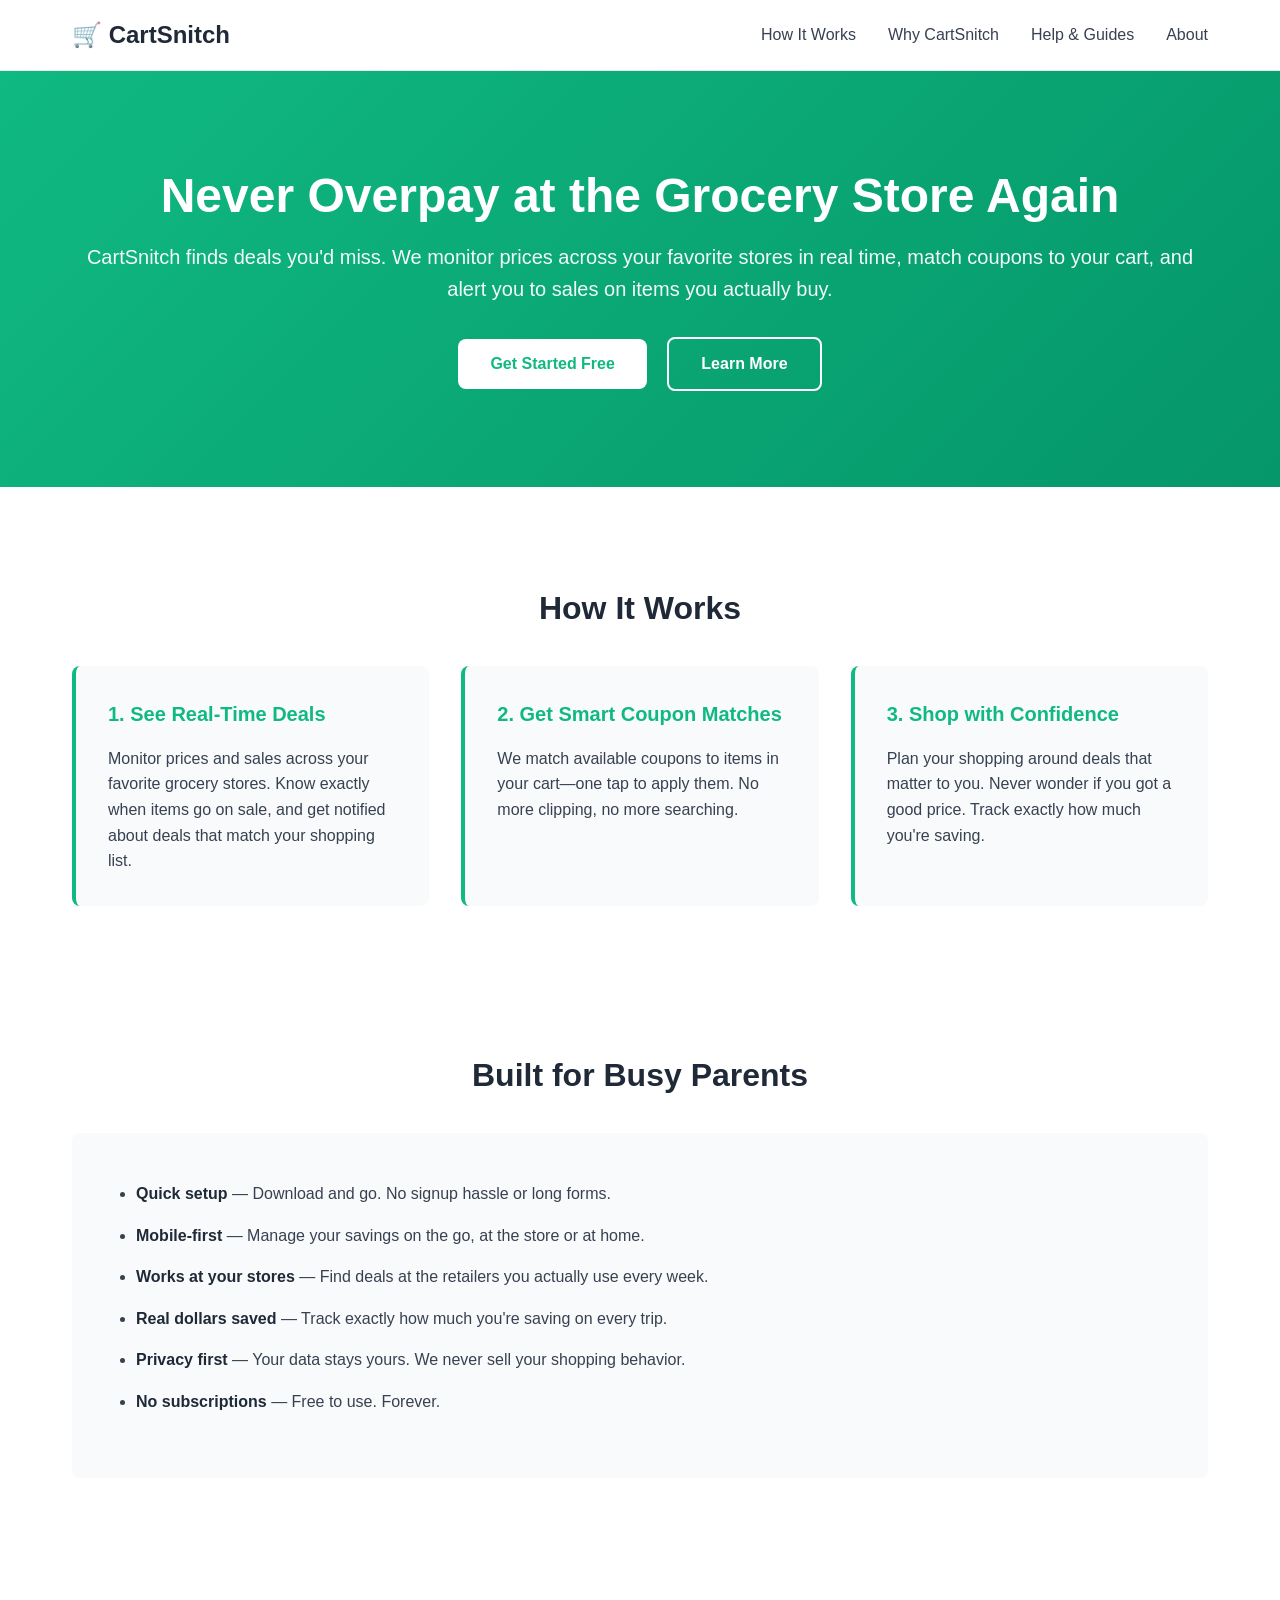
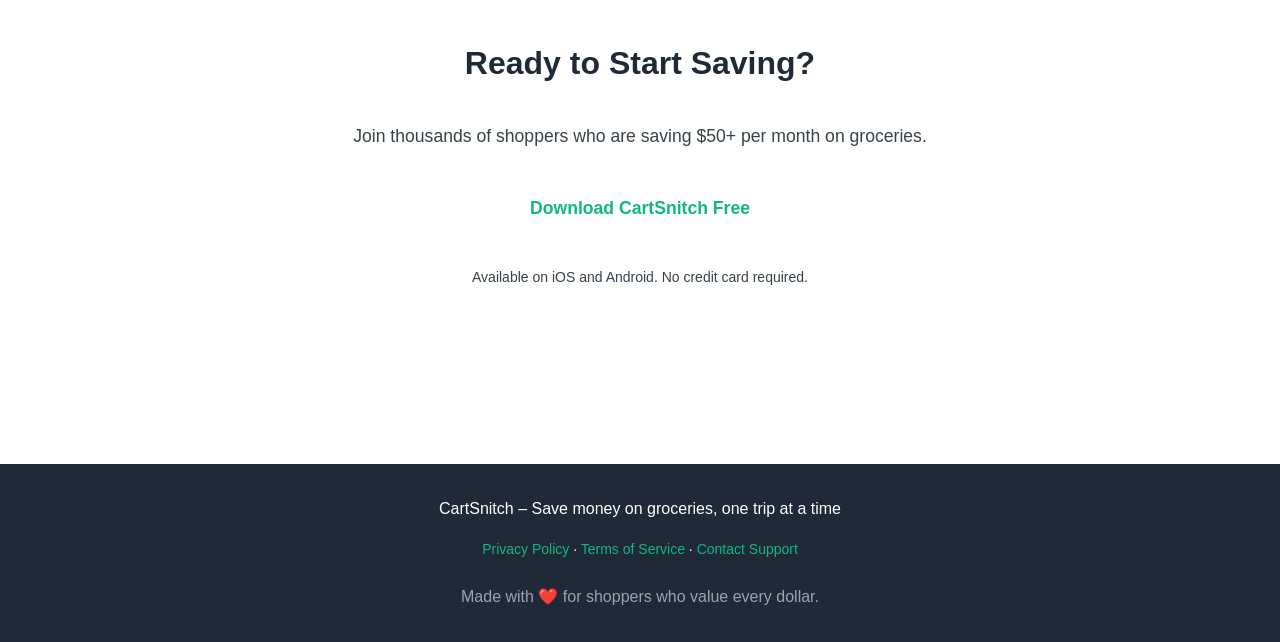
<file: index.html>
<!DOCTYPE html>
<html lang="en">
<head>
  <meta charset="UTF-8">
  <meta name="viewport" content="width=device-width, initial-scale=1.0">
  <title>CartSnitch – Save Money on Groceries</title>
  <meta name="description" content="Never overpay at the grocery store again. CartSnitch finds deals you'd miss and matches coupons to your cart.">
  <link rel="stylesheet" href="/css/style.css">
</head>
<body>
  <header>
    <nav>
      <a href="/" class="logo">🛒 CartSnitch</a>
      <ul class="nav-links">
        <li><a href="#how-it-works">How It Works</a></li>
        <li><a href="#why-cartsnitch">Why CartSnitch</a></li>
        <li><a href="/docs/">Help & Guides</a></li>
        <li><a href="/about/">About</a></li>
      </ul>
    </nav>
  </header>

  <main>
    <!-- Hero Section -->
    <section class="hero">
      <div class="container">
        <h1>Never Overpay at the Grocery Store Again</h1>
        <p>CartSnitch finds deals you'd miss. We monitor prices across your favorite stores in real time, match coupons to your cart, and alert you to sales on items you actually buy.</p>
        <div>
          <a href="#get-started" class="cta-button">Get Started Free</a>
          <a href="/docs/" class="cta-button secondary">Learn More</a>
        </div>
      </div>
    </section>

    <!-- How It Works Section -->
    <section id="how-it-works">
      <div class="container">
        <h2>How It Works</h2>
        <div class="features">
          <div class="feature">
            <h3>1. See Real-Time Deals</h3>
            <p>Monitor prices and sales across your favorite grocery stores. Know exactly when items go on sale, and get notified about deals that match your shopping list.</p>
          </div>
          <div class="feature">
            <h3>2. Get Smart Coupon Matches</h3>
            <p>We match available coupons to items in your cart—one tap to apply them. No more clipping, no more searching.</p>
          </div>
          <div class="feature">
            <h3>3. Shop with Confidence</h3>
            <p>Plan your shopping around deals that matter to you. Never wonder if you got a good price. Track exactly how much you're saving.</p>
          </div>
        </div>
      </div>
    </section>

    <!-- Why CartSnitch Section -->
    <section id="why-cartsnitch">
      <div class="container">
        <h2>Built for Busy Parents</h2>
        <div class="benefits">
          <ul>
            <li><strong>Quick setup</strong> — Download and go. No signup hassle or long forms.</li>
            <li><strong>Mobile-first</strong> — Manage your savings on the go, at the store or at home.</li>
            <li><strong>Works at your stores</strong> — Find deals at the retailers you actually use every week.</li>
            <li><strong>Real dollars saved</strong> — Track exactly how much you're saving on every trip.</li>
            <li><strong>Privacy first</strong> — Your data stays yours. We never sell your shopping behavior.</li>
            <li><strong>No subscriptions</strong> — Free to use. Forever.</li>
          </ul>
        </div>
      </div>
    </section>

    <!-- Get Started Section -->
    <section id="get-started">
      <div class="container" style="text-align: center; padding: 4rem 2rem;">
        <h2>Ready to Start Saving?</h2>
        <p style="font-size: 1.1rem; margin-bottom: 2rem;">Join thousands of shoppers who are saving $50+ per month on groceries.</p>
        <a href="#download" class="cta-button" style="font-size: 1.1rem;">Download CartSnitch Free</a>
        <p style="margin-top: 2rem; font-size: 0.875rem; color: var(--text);">
          Available on iOS and Android. No credit card required.
        </p>
      </div>
    </section>
  </main>

  <footer>
    <div class="container">
      <p>CartSnitch – Save money on groceries, one trip at a time</p>
      <p style="margin-top: 1rem; font-size: 0.875rem;">
        <a href="/docs/privacy/">Privacy Policy</a> · 
        <a href="/docs/terms/">Terms of Service</a> · 
        <a href="mailto:support@cartsnitch.com">Contact Support</a>
      </p>
      <p style="margin-top: 1.5rem; color: #9ca3af;">Made with ❤️ for shoppers who value every dollar.</p>
    </div>
  </footer>
</body>
</html>
</file>
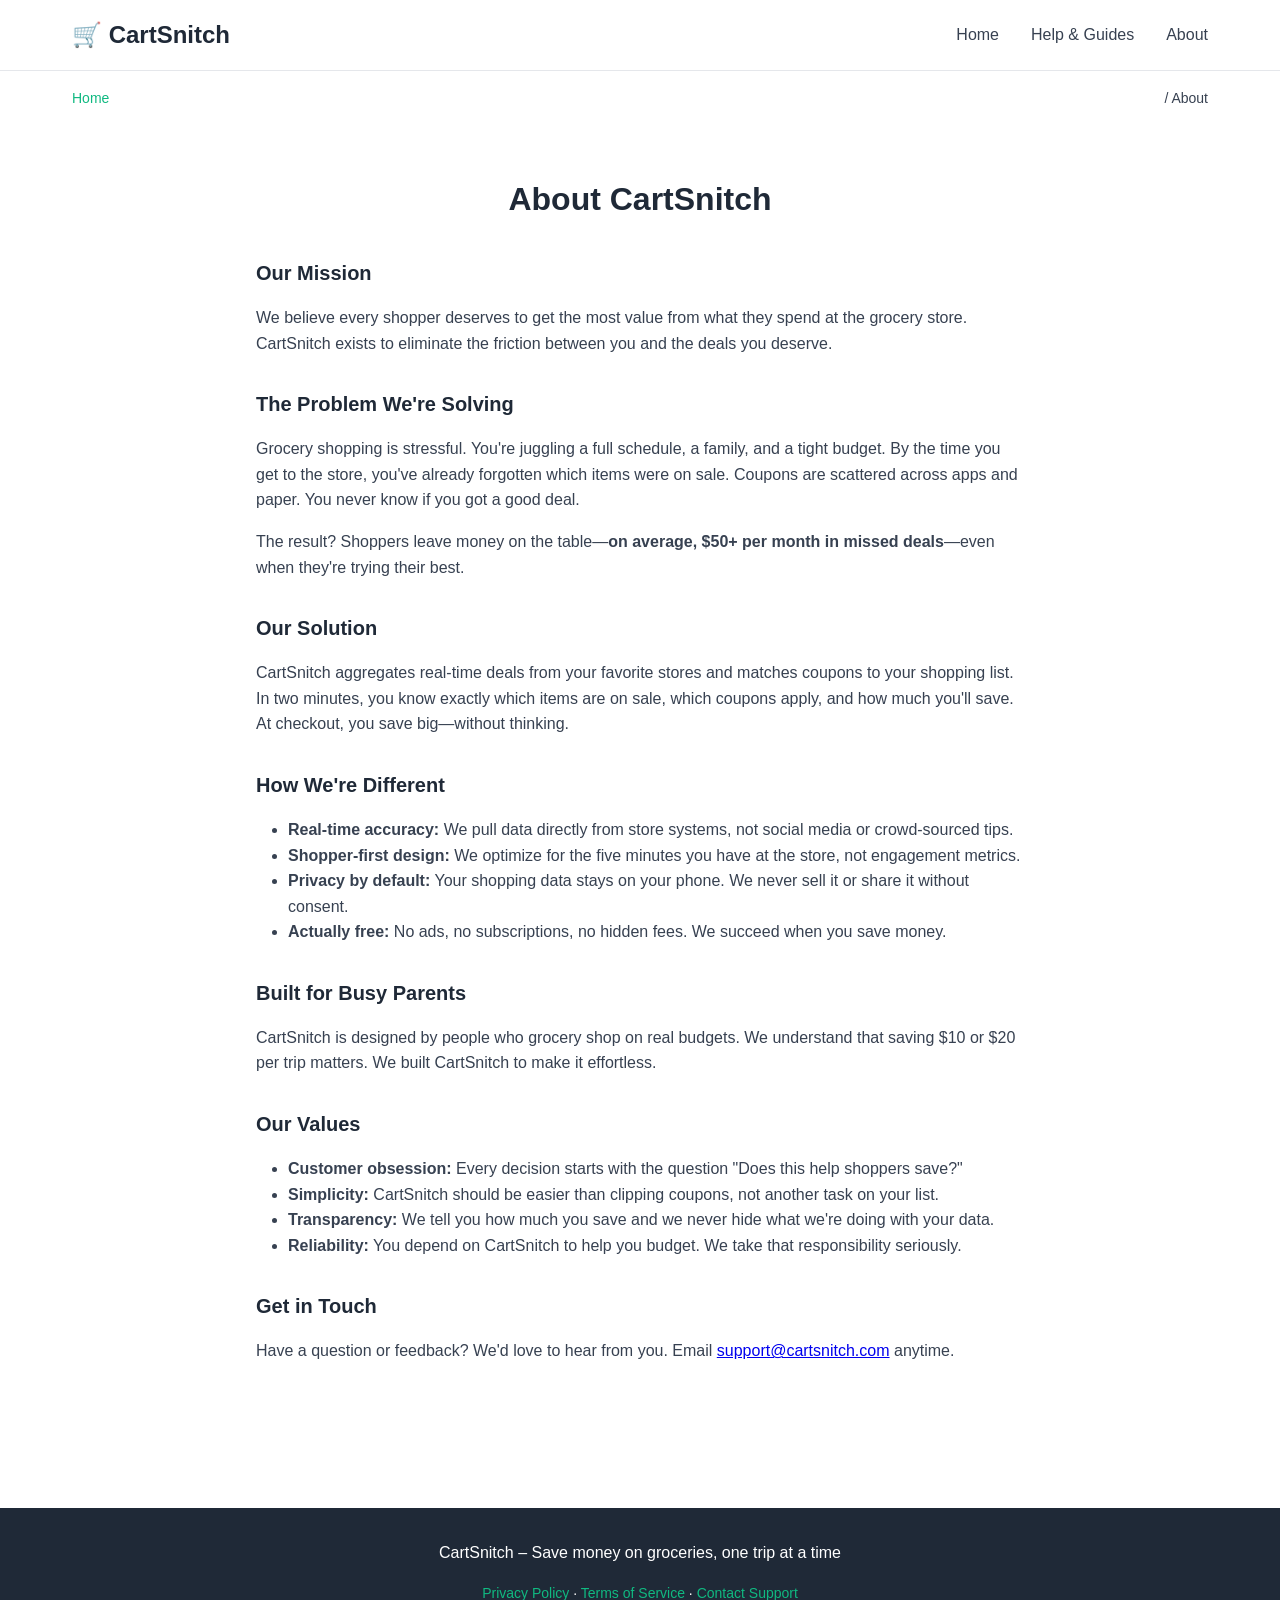
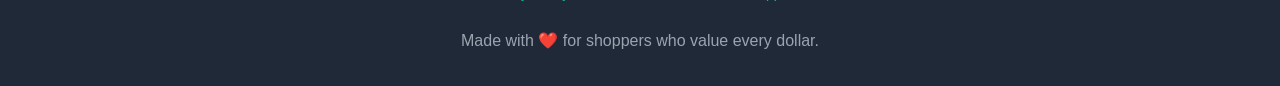
<file: about/index.html>
<!DOCTYPE html>
<html lang="en">
<head>
  <meta charset="UTF-8">
  <meta name="viewport" content="width=device-width, initial-scale=1.0">
  <title>About CartSnitch</title>
  <link rel="stylesheet" href="/css/style.css">
</head>
<body>
  <header>
    <nav>
      <a href="/" class="logo">🛒 CartSnitch</a>
      <ul class="nav-links">
        <li><a href="/">Home</a></li>
        <li><a href="/docs/">Help & Guides</a></li>
        <li><a href="/about/">About</a></li>
      </ul>
    </nav>
  </header>

  <main>
    <div class="container">
      <nav class="breadcrumb">
        <a href="/">Home</a> / About
      </nav>

      <section style="padding: 3rem 2rem;">
        <h2>About CartSnitch</h2>
        
        <div class="doc-content">
          <h3>Our Mission</h3>
          <p>We believe every shopper deserves to get the most value from what they spend at the grocery store. CartSnitch exists to eliminate the friction between you and the deals you deserve.</p>

          <h3>The Problem We're Solving</h3>
          <p>Grocery shopping is stressful. You're juggling a full schedule, a family, and a tight budget. By the time you get to the store, you've already forgotten which items were on sale. Coupons are scattered across apps and paper. You never know if you got a good deal.</p>
          <p>The result? Shoppers leave money on the table—<strong>on average, $50+ per month in missed deals</strong>—even when they're trying their best.</p>

          <h3>Our Solution</h3>
          <p>CartSnitch aggregates real-time deals from your favorite stores and matches coupons to your shopping list. In two minutes, you know exactly which items are on sale, which coupons apply, and how much you'll save. At checkout, you save big—without thinking.</p>

          <h3>How We're Different</h3>
          <ul style="margin-left: 2rem;">
            <li><strong>Real-time accuracy:</strong> We pull data directly from store systems, not social media or crowd-sourced tips.</li>
            <li><strong>Shopper-first design:</strong> We optimize for the five minutes you have at the store, not engagement metrics.</li>
            <li><strong>Privacy by default:</strong> Your shopping data stays on your phone. We never sell it or share it without consent.</li>
            <li><strong>Actually free:</strong> No ads, no subscriptions, no hidden fees. We succeed when you save money.</li>
          </ul>

          <h3>Built for Busy Parents</h3>
          <p>CartSnitch is designed by people who grocery shop on real budgets. We understand that saving $10 or $20 per trip matters. We built CartSnitch to make it effortless.</p>

          <h3>Our Values</h3>
          <ul style="margin-left: 2rem;">
            <li><strong>Customer obsession:</strong> Every decision starts with the question "Does this help shoppers save?"</li>
            <li><strong>Simplicity:</strong> CartSnitch should be easier than clipping coupons, not another task on your list.</li>
            <li><strong>Transparency:</strong> We tell you how much you save and we never hide what we're doing with your data.</li>
            <li><strong>Reliability:</strong> You depend on CartSnitch to help you budget. We take that responsibility seriously.</li>
          </ul>

          <h3>Get in Touch</h3>
          <p>Have a question or feedback? We'd love to hear from you. Email <a href="mailto:support@cartsnitch.com">support@cartsnitch.com</a> anytime.</p>
        </div>
      </section>
    </div>
  </main>

  <footer>
    <div class="container">
      <p>CartSnitch – Save money on groceries, one trip at a time</p>
      <p style="margin-top: 1rem; font-size: 0.875rem;">
        <a href="/docs/privacy/">Privacy Policy</a> · 
        <a href="/docs/terms/">Terms of Service</a> · 
        <a href="mailto:support@cartsnitch.com">Contact Support</a>
      </p>
      <p style="margin-top: 1.5rem; color: #9ca3af;">Made with ❤️ for shoppers who value every dollar.</p>
    </div>
  </footer>
</body>
</html>
</file>
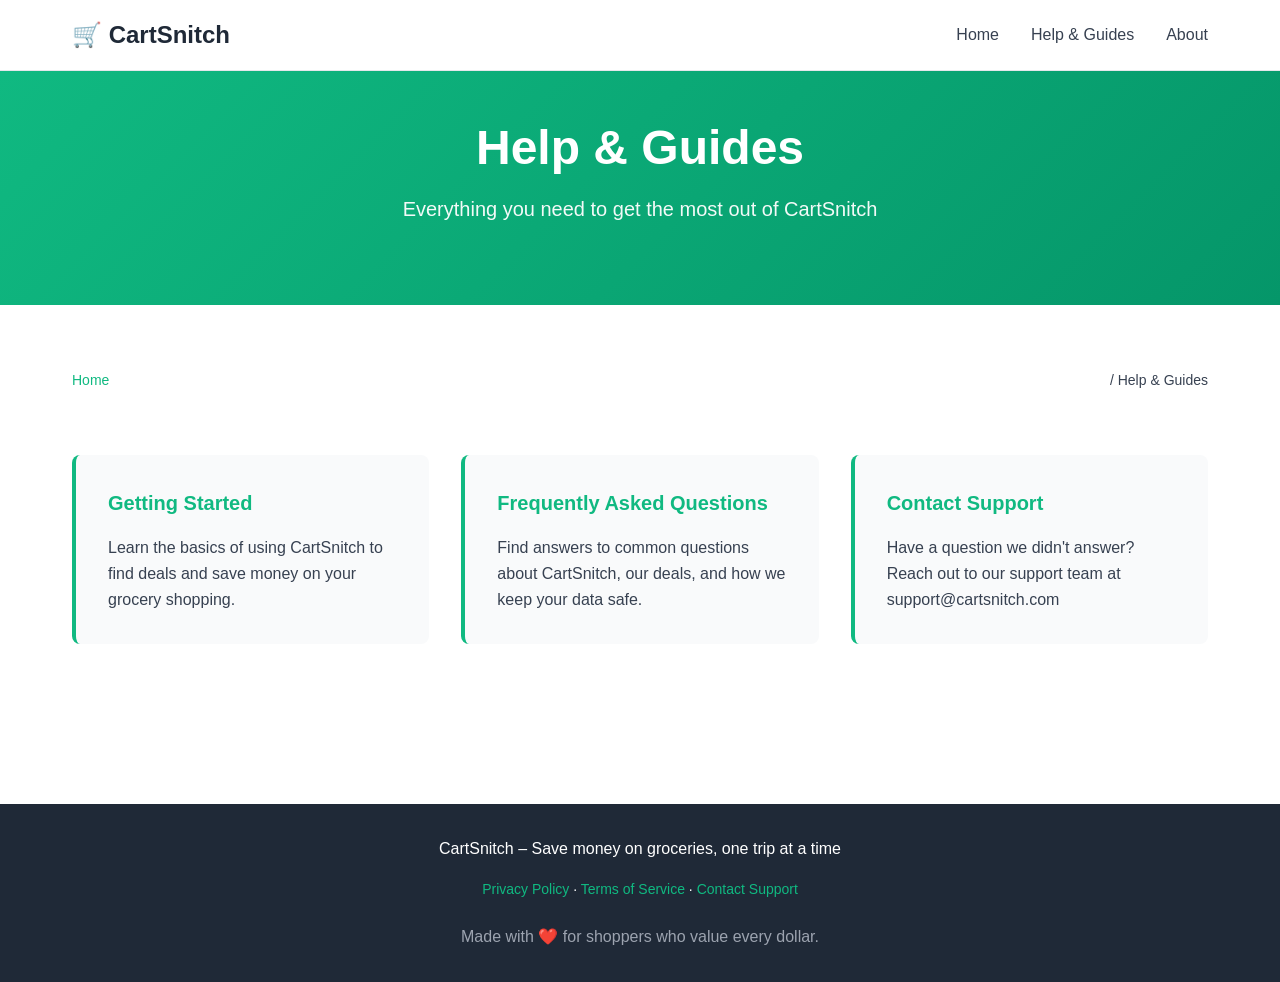
<file: docs/index.html>
<!DOCTYPE html>
<html lang="en">
<head>
  <meta charset="UTF-8">
  <meta name="viewport" content="width=device-width, initial-scale=1.0">
  <title>Help & Guides – CartSnitch</title>
  <meta name="description" content="Learn how to use CartSnitch to find deals and save money on groceries.">
  <link rel="stylesheet" href="/css/style.css">
</head>
<body>
  <header>
    <nav>
      <a href="/" class="logo">🛒 CartSnitch</a>
      <ul class="nav-links">
        <li><a href="/">Home</a></li>
        <li><a href="/docs/">Help & Guides</a></li>
        <li><a href="/about/">About</a></li>
      </ul>
    </nav>
  </header>

  <main>
    <section class="hero" style="background: linear-gradient(135deg, #10b981 0%, #059669 100%); padding: 3rem 2rem;">
      <div class="container">
        <h1>Help & Guides</h1>
        <p>Everything you need to get the most out of CartSnitch</p>
      </div>
    </section>

    <div class="container">
      <nav class="breadcrumb">
        <a href="/">Home</a> / Help & Guides
      </nav>

      <section style="padding: 3rem 0;">
        <div class="features">
          <a href="/docs/getting-started.html" style="text-decoration: none; color: inherit;">
            <div class="feature" style="cursor: pointer; transition: all 0.2s;">
              <h3>Getting Started</h3>
              <p>Learn the basics of using CartSnitch to find deals and save money on your grocery shopping.</p>
            </div>
          </a>
          
          <a href="/docs/faq.html" style="text-decoration: none; color: inherit;">
            <div class="feature" style="cursor: pointer; transition: all 0.2s;">
              <h3>Frequently Asked Questions</h3>
              <p>Find answers to common questions about CartSnitch, our deals, and how we keep your data safe.</p>
            </div>
          </a>
          
          <a href="mailto:support@cartsnitch.com" style="text-decoration: none; color: inherit;">
            <div class="feature" style="cursor: pointer; transition: all 0.2s;">
              <h3>Contact Support</h3>
              <p>Have a question we didn't answer? Reach out to our support team at support@cartsnitch.com</p>
            </div>
          </a>
        </div>
      </section>
    </div>
  </main>

  <footer>
    <div class="container">
      <p>CartSnitch – Save money on groceries, one trip at a time</p>
      <p style="margin-top: 1rem; font-size: 0.875rem;">
        <a href="/docs/privacy/">Privacy Policy</a> · 
        <a href="/docs/terms/">Terms of Service</a> · 
        <a href="mailto:support@cartsnitch.com">Contact Support</a>
      </p>
      <p style="margin-top: 1.5rem; color: #9ca3af;">Made with ❤️ for shoppers who value every dollar.</p>
    </div>
  </footer>
</body>
</html>
</file>
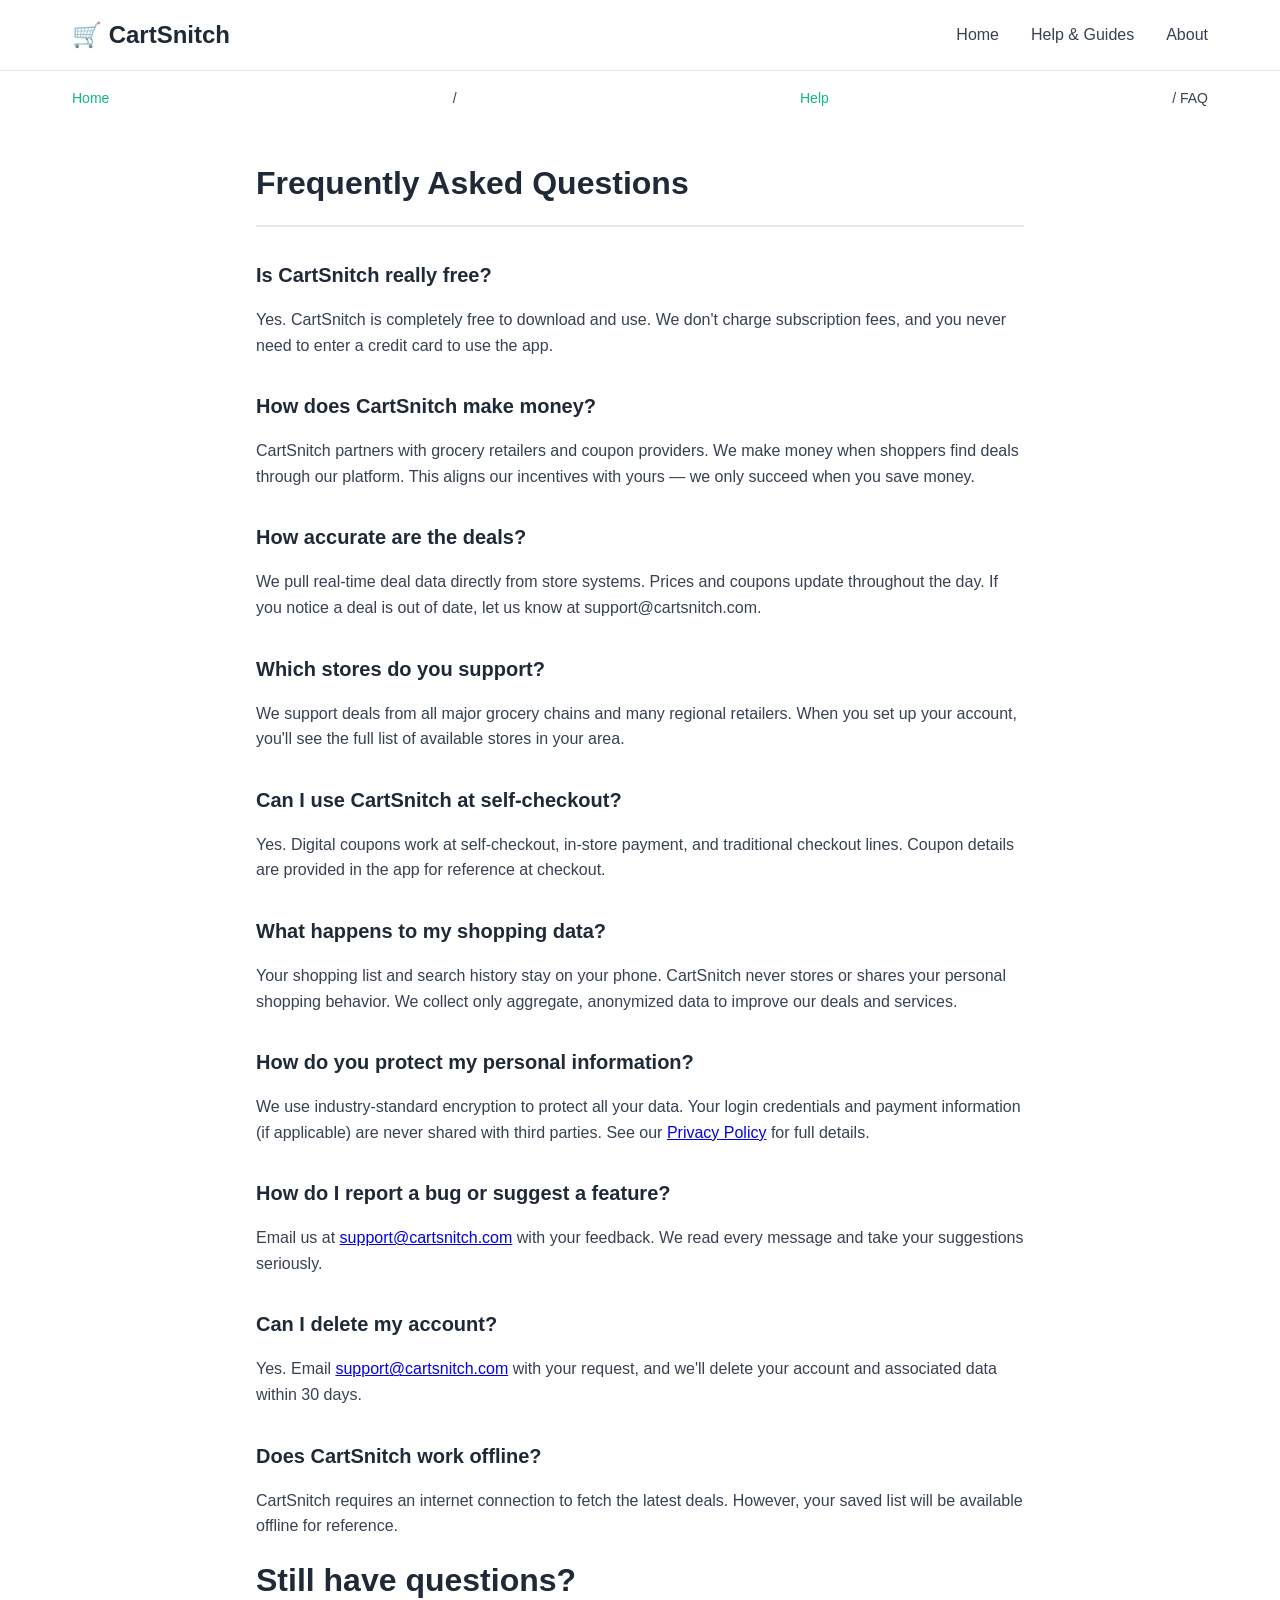
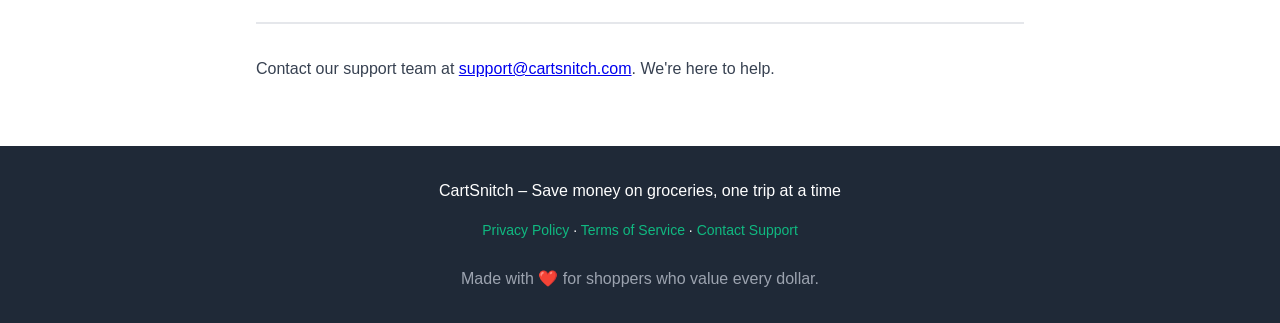
<file: docs/faq.html>
<!DOCTYPE html>
<html lang="en">
<head>
  <meta charset="UTF-8">
  <meta name="viewport" content="width=device-width, initial-scale=1.0">
  <title>FAQ – CartSnitch</title>
  <link rel="stylesheet" href="/css/style.css">
</head>
<body>
  <header>
    <nav>
      <a href="/" class="logo">🛒 CartSnitch</a>
      <ul class="nav-links">
        <li><a href="/">Home</a></li>
        <li><a href="/docs/">Help & Guides</a></li>
        <li><a href="/about/">About</a></li>
      </ul>
    </nav>
  </header>

  <main>
    <div class="container">
      <nav class="breadcrumb">
        <a href="/">Home</a> / <a href="/docs/">Help</a> / FAQ
      </nav>

      <div class="doc-content">
        <h2>Frequently Asked Questions</h2>

        <h3>Is CartSnitch really free?</h3>
        <p>Yes. CartSnitch is completely free to download and use. We don't charge subscription fees, and you never need to enter a credit card to use the app.</p>

        <h3>How does CartSnitch make money?</h3>
        <p>CartSnitch partners with grocery retailers and coupon providers. We make money when shoppers find deals through our platform. This aligns our incentives with yours — we only succeed when you save money.</p>

        <h3>How accurate are the deals?</h3>
        <p>We pull real-time deal data directly from store systems. Prices and coupons update throughout the day. If you notice a deal is out of date, let us know at support@cartsnitch.com.</p>

        <h3>Which stores do you support?</h3>
        <p>We support deals from all major grocery chains and many regional retailers. When you set up your account, you'll see the full list of available stores in your area.</p>

        <h3>Can I use CartSnitch at self-checkout?</h3>
        <p>Yes. Digital coupons work at self-checkout, in-store payment, and traditional checkout lines. Coupon details are provided in the app for reference at checkout.</p>

        <h3>What happens to my shopping data?</h3>
        <p>Your shopping list and search history stay on your phone. CartSnitch never stores or shares your personal shopping behavior. We collect only aggregate, anonymized data to improve our deals and services.</p>

        <h3>How do you protect my personal information?</h3>
        <p>We use industry-standard encryption to protect all your data. Your login credentials and payment information (if applicable) are never shared with third parties. See our <a href="/docs/privacy/">Privacy Policy</a> for full details.</p>

        <h3>How do I report a bug or suggest a feature?</h3>
        <p>Email us at <a href="mailto:support@cartsnitch.com">support@cartsnitch.com</a> with your feedback. We read every message and take your suggestions seriously.</p>

        <h3>Can I delete my account?</h3>
        <p>Yes. Email <a href="mailto:support@cartsnitch.com">support@cartsnitch.com</a> with your request, and we'll delete your account and associated data within 30 days.</p>

        <h3>Does CartSnitch work offline?</h3>
        <p>CartSnitch requires an internet connection to fetch the latest deals. However, your saved list will be available offline for reference.</p>

        <h2>Still have questions?</h2>
        <p>Contact our support team at <a href="mailto:support@cartsnitch.com">support@cartsnitch.com</a>. We're here to help.</p>
      </div>
    </div>
  </main>

  <footer>
    <div class="container">
      <p>CartSnitch – Save money on groceries, one trip at a time</p>
      <p style="margin-top: 1rem; font-size: 0.875rem;">
        <a href="/docs/privacy/">Privacy Policy</a> · 
        <a href="/docs/terms/">Terms of Service</a> · 
        <a href="mailto:support@cartsnitch.com">Contact Support</a>
      </p>
      <p style="margin-top: 1.5rem; color: #9ca3af;">Made with ❤️ for shoppers who value every dollar.</p>
    </div>
  </footer>
</body>
</html>
</file>
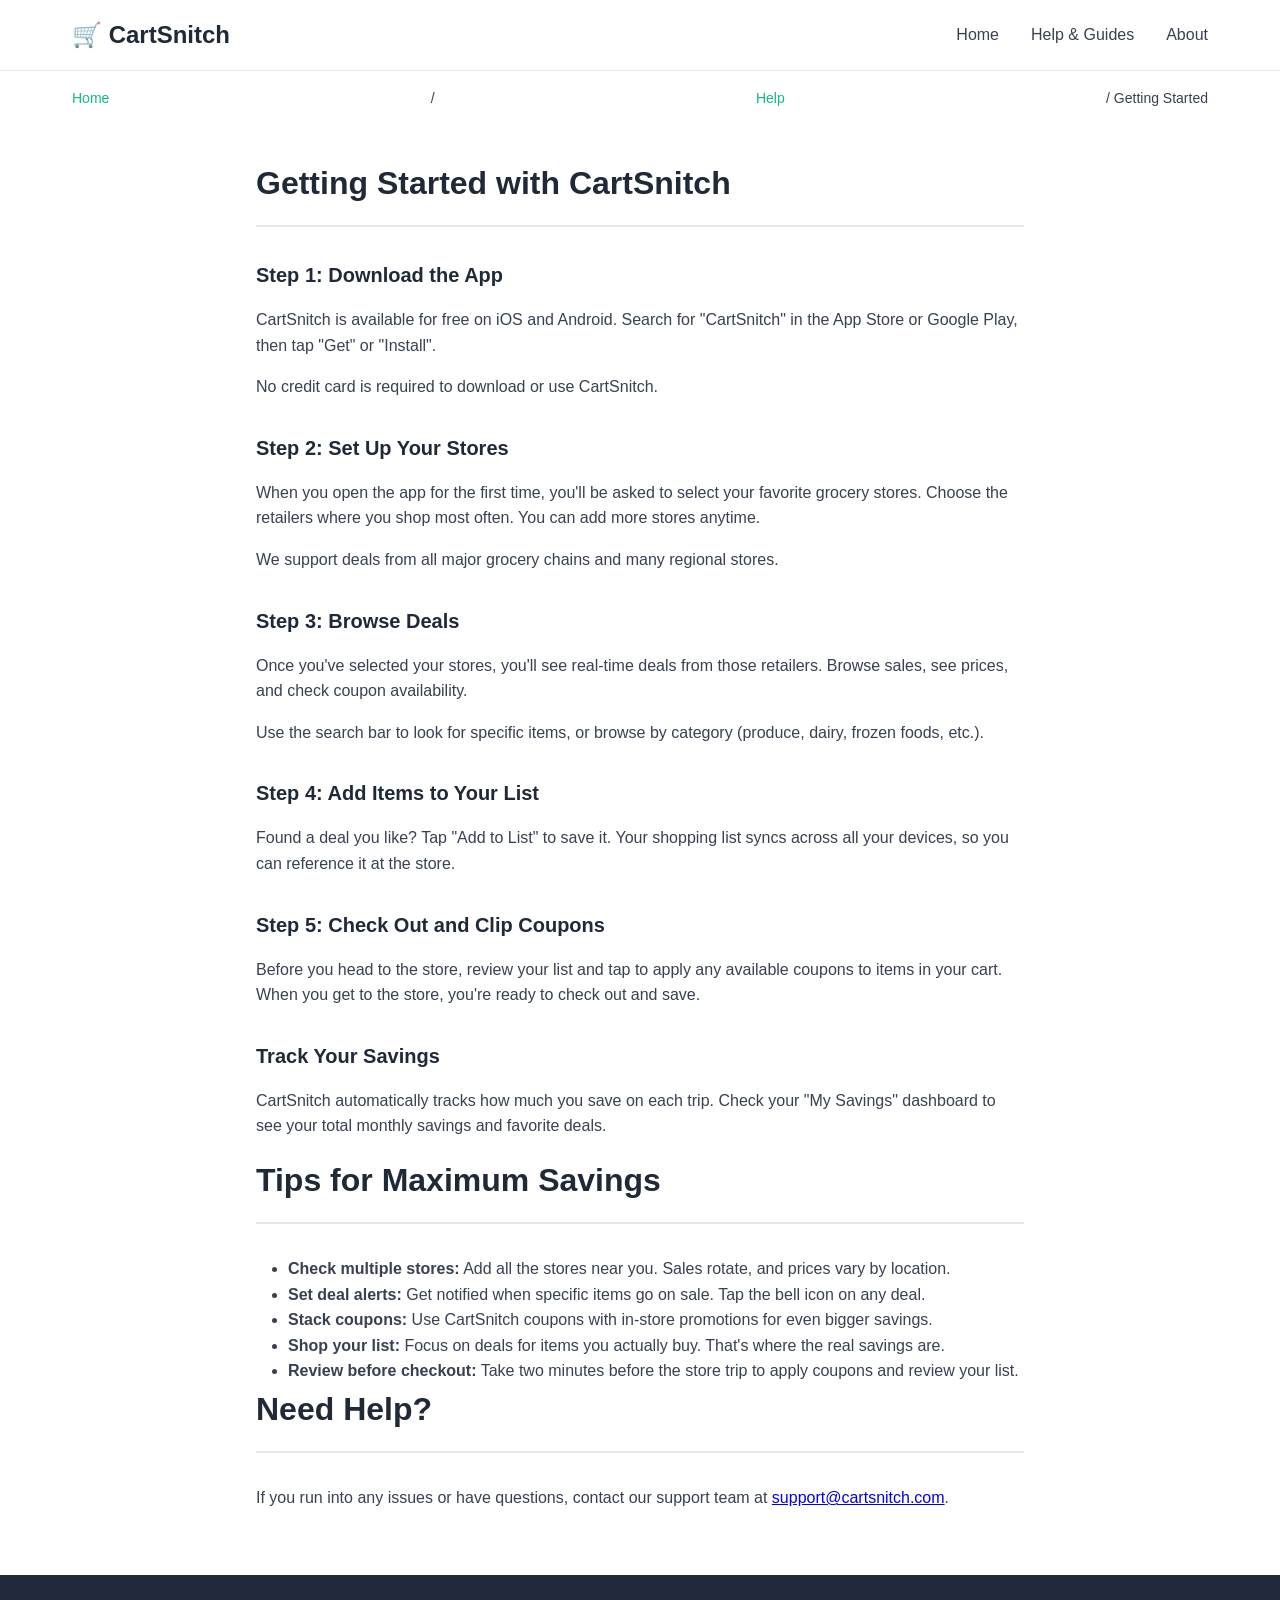
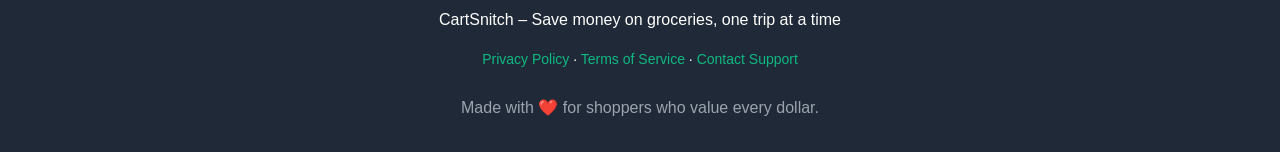
<file: docs/getting-started.html>
<!DOCTYPE html>
<html lang="en">
<head>
  <meta charset="UTF-8">
  <meta name="viewport" content="width=device-width, initial-scale=1.0">
  <title>Getting Started – CartSnitch</title>
  <link rel="stylesheet" href="/css/style.css">
</head>
<body>
  <header>
    <nav>
      <a href="/" class="logo">🛒 CartSnitch</a>
      <ul class="nav-links">
        <li><a href="/">Home</a></li>
        <li><a href="/docs/">Help & Guides</a></li>
        <li><a href="/about/">About</a></li>
      </ul>
    </nav>
  </header>

  <main>
    <div class="container">
      <nav class="breadcrumb">
        <a href="/">Home</a> / <a href="/docs/">Help</a> / Getting Started
      </nav>

      <div class="doc-content">
        <h2>Getting Started with CartSnitch</h2>

        <h3>Step 1: Download the App</h3>
        <p>CartSnitch is available for free on iOS and Android. Search for "CartSnitch" in the App Store or Google Play, then tap "Get" or "Install".</p>
        <p>No credit card is required to download or use CartSnitch.</p>

        <h3>Step 2: Set Up Your Stores</h3>
        <p>When you open the app for the first time, you'll be asked to select your favorite grocery stores. Choose the retailers where you shop most often. You can add more stores anytime.</p>
        <p>We support deals from all major grocery chains and many regional stores.</p>

        <h3>Step 3: Browse Deals</h3>
        <p>Once you've selected your stores, you'll see real-time deals from those retailers. Browse sales, see prices, and check coupon availability.</p>
        <p>Use the search bar to look for specific items, or browse by category (produce, dairy, frozen foods, etc.).</p>

        <h3>Step 4: Add Items to Your List</h3>
        <p>Found a deal you like? Tap "Add to List" to save it. Your shopping list syncs across all your devices, so you can reference it at the store.</p>

        <h3>Step 5: Check Out and Clip Coupons</h3>
        <p>Before you head to the store, review your list and tap to apply any available coupons to items in your cart. When you get to the store, you're ready to check out and save.</p>

        <h3>Track Your Savings</h3>
        <p>CartSnitch automatically tracks how much you save on each trip. Check your "My Savings" dashboard to see your total monthly savings and favorite deals.</p>

        <h2>Tips for Maximum Savings</h2>
        <ul style="margin-left: 2rem;">
          <li><strong>Check multiple stores:</strong> Add all the stores near you. Sales rotate, and prices vary by location.</li>
          <li><strong>Set deal alerts:</strong> Get notified when specific items go on sale. Tap the bell icon on any deal.</li>
          <li><strong>Stack coupons:</strong> Use CartSnitch coupons with in-store promotions for even bigger savings.</li>
          <li><strong>Shop your list:</strong> Focus on deals for items you actually buy. That's where the real savings are.</li>
          <li><strong>Review before checkout:</strong> Take two minutes before the store trip to apply coupons and review your list.</li>
        </ul>

        <h2>Need Help?</h2>
        <p>If you run into any issues or have questions, contact our support team at <a href="mailto:support@cartsnitch.com">support@cartsnitch.com</a>.</p>
      </div>
    </div>
  </main>

  <footer>
    <div class="container">
      <p>CartSnitch – Save money on groceries, one trip at a time</p>
      <p style="margin-top: 1rem; font-size: 0.875rem;">
        <a href="/docs/privacy/">Privacy Policy</a> · 
        <a href="/docs/terms/">Terms of Service</a> · 
        <a href="mailto:support@cartsnitch.com">Contact Support</a>
      </p>
      <p style="margin-top: 1.5rem; color: #9ca3af;">Made with ❤️ for shoppers who value every dollar.</p>
    </div>
  </footer>
</body>
</html>
</file>
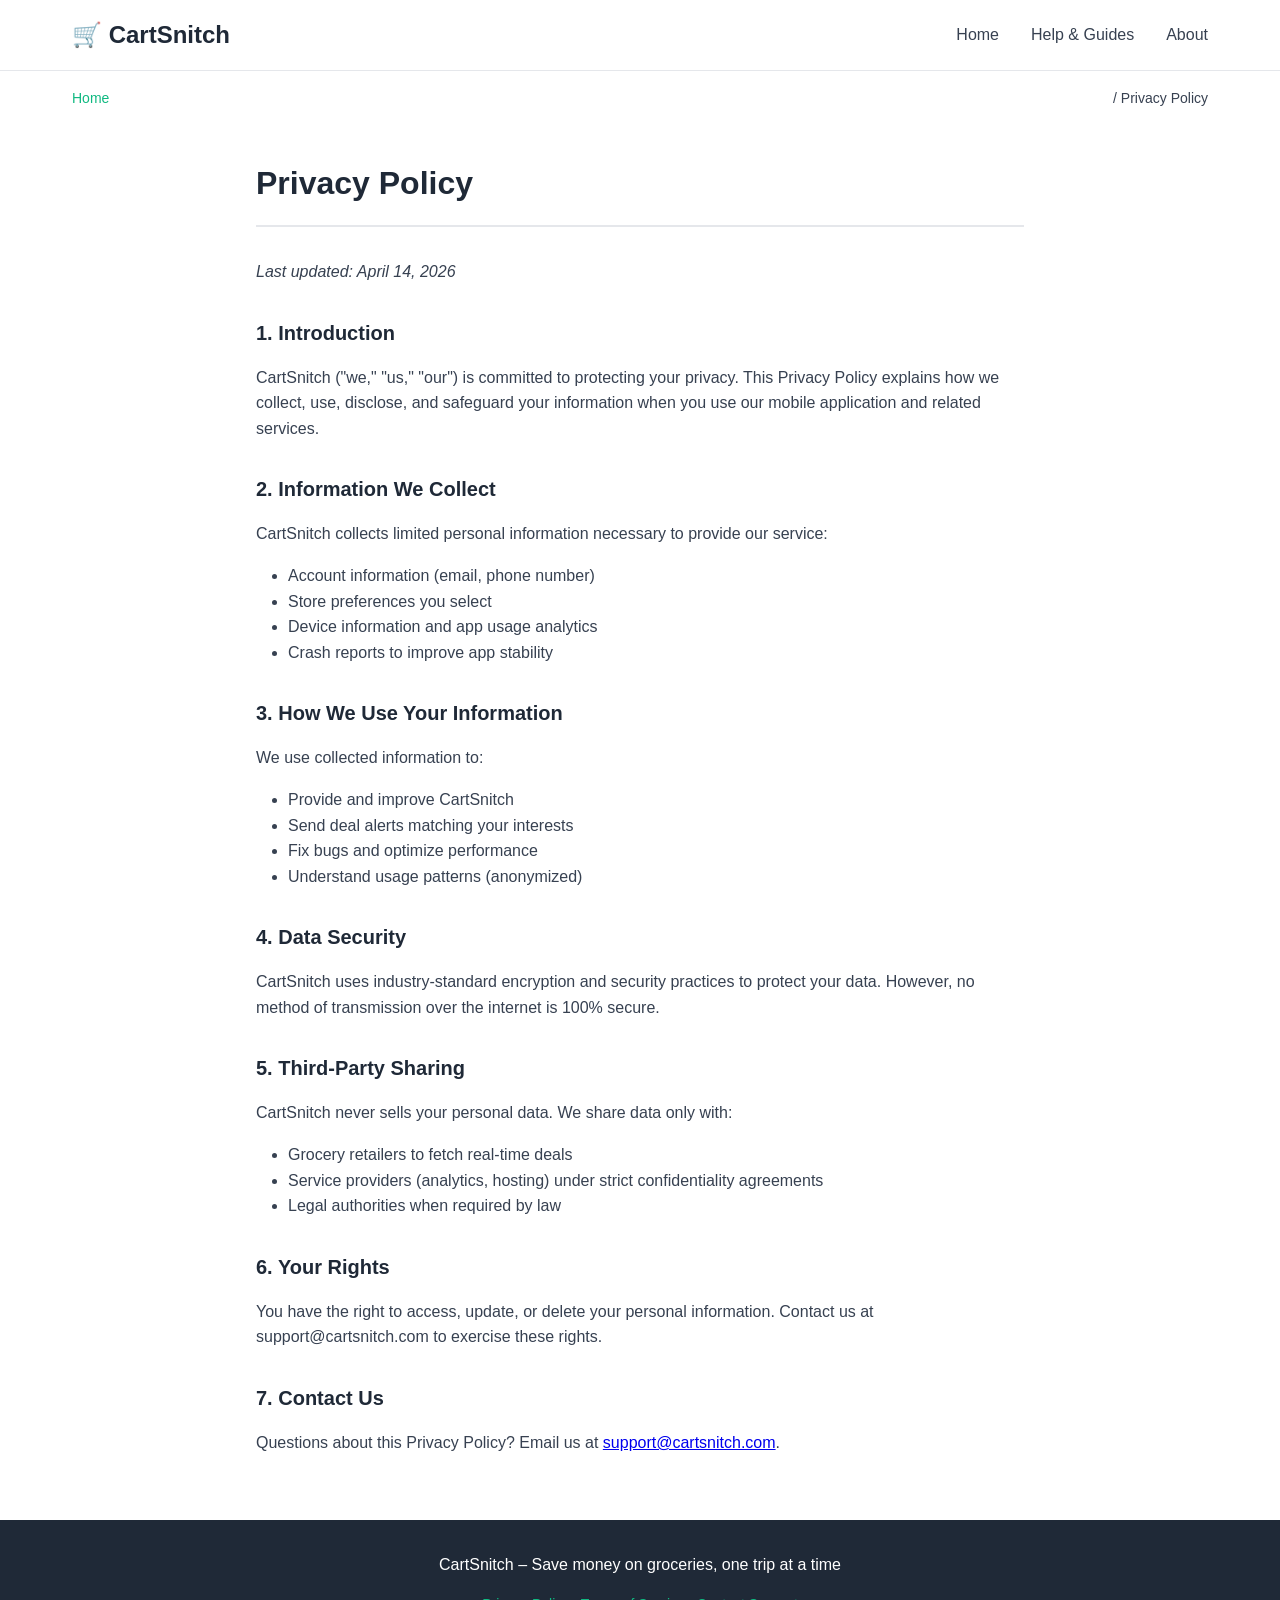
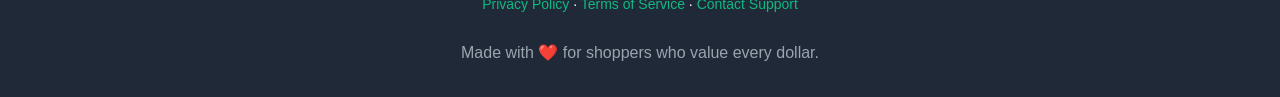
<file: docs/privacy.html>
<!DOCTYPE html>
<html lang="en">
<head>
  <meta charset="UTF-8">
  <meta name="viewport" content="width=device-width, initial-scale=1.0">
  <title>Privacy Policy – CartSnitch</title>
  <link rel="stylesheet" href="/css/style.css">
</head>
<body>
  <header>
    <nav>
      <a href="/" class="logo">🛒 CartSnitch</a>
      <ul class="nav-links">
        <li><a href="/">Home</a></li>
        <li><a href="/docs/">Help & Guides</a></li>
        <li><a href="/about/">About</a></li>
      </ul>
    </nav>
  </header>

  <main>
    <div class="container">
      <nav class="breadcrumb">
        <a href="/">Home</a> / Privacy Policy
      </nav>

      <div class="doc-content">
        <h2>Privacy Policy</h2>
        <p><em>Last updated: April 14, 2026</em></p>

        <h3>1. Introduction</h3>
        <p>CartSnitch ("we," "us," "our") is committed to protecting your privacy. This Privacy Policy explains how we collect, use, disclose, and safeguard your information when you use our mobile application and related services.</p>

        <h3>2. Information We Collect</h3>
        <p>CartSnitch collects limited personal information necessary to provide our service:</p>
        <ul style="margin-left: 2rem;">
          <li>Account information (email, phone number)</li>
          <li>Store preferences you select</li>
          <li>Device information and app usage analytics</li>
          <li>Crash reports to improve app stability</li>
        </ul>

        <h3>3. How We Use Your Information</h3>
        <p>We use collected information to:</p>
        <ul style="margin-left: 2rem;">
          <li>Provide and improve CartSnitch</li>
          <li>Send deal alerts matching your interests</li>
          <li>Fix bugs and optimize performance</li>
          <li>Understand usage patterns (anonymized)</li>
        </ul>

        <h3>4. Data Security</h3>
        <p>CartSnitch uses industry-standard encryption and security practices to protect your data. However, no method of transmission over the internet is 100% secure.</p>

        <h3>5. Third-Party Sharing</h3>
        <p>CartSnitch never sells your personal data. We share data only with:</p>
        <ul style="margin-left: 2rem;">
          <li>Grocery retailers to fetch real-time deals</li>
          <li>Service providers (analytics, hosting) under strict confidentiality agreements</li>
          <li>Legal authorities when required by law</li>
        </ul>

        <h3>6. Your Rights</h3>
        <p>You have the right to access, update, or delete your personal information. Contact us at support@cartsnitch.com to exercise these rights.</p>

        <h3>7. Contact Us</h3>
        <p>Questions about this Privacy Policy? Email us at <a href="mailto:support@cartsnitch.com">support@cartsnitch.com</a>.</p>
      </div>
    </div>
  </main>

  <footer>
    <div class="container">
      <p>CartSnitch – Save money on groceries, one trip at a time</p>
      <p style="margin-top: 1rem; font-size: 0.875rem;">
        <a href="/docs/privacy/">Privacy Policy</a> · 
        <a href="/docs/terms/">Terms of Service</a> · 
        <a href="mailto:support@cartsnitch.com">Contact Support</a>
      </p>
      <p style="margin-top: 1.5rem; color: #9ca3af;">Made with ❤️ for shoppers who value every dollar.</p>
    </div>
  </footer>
</body>
</html>
</file>
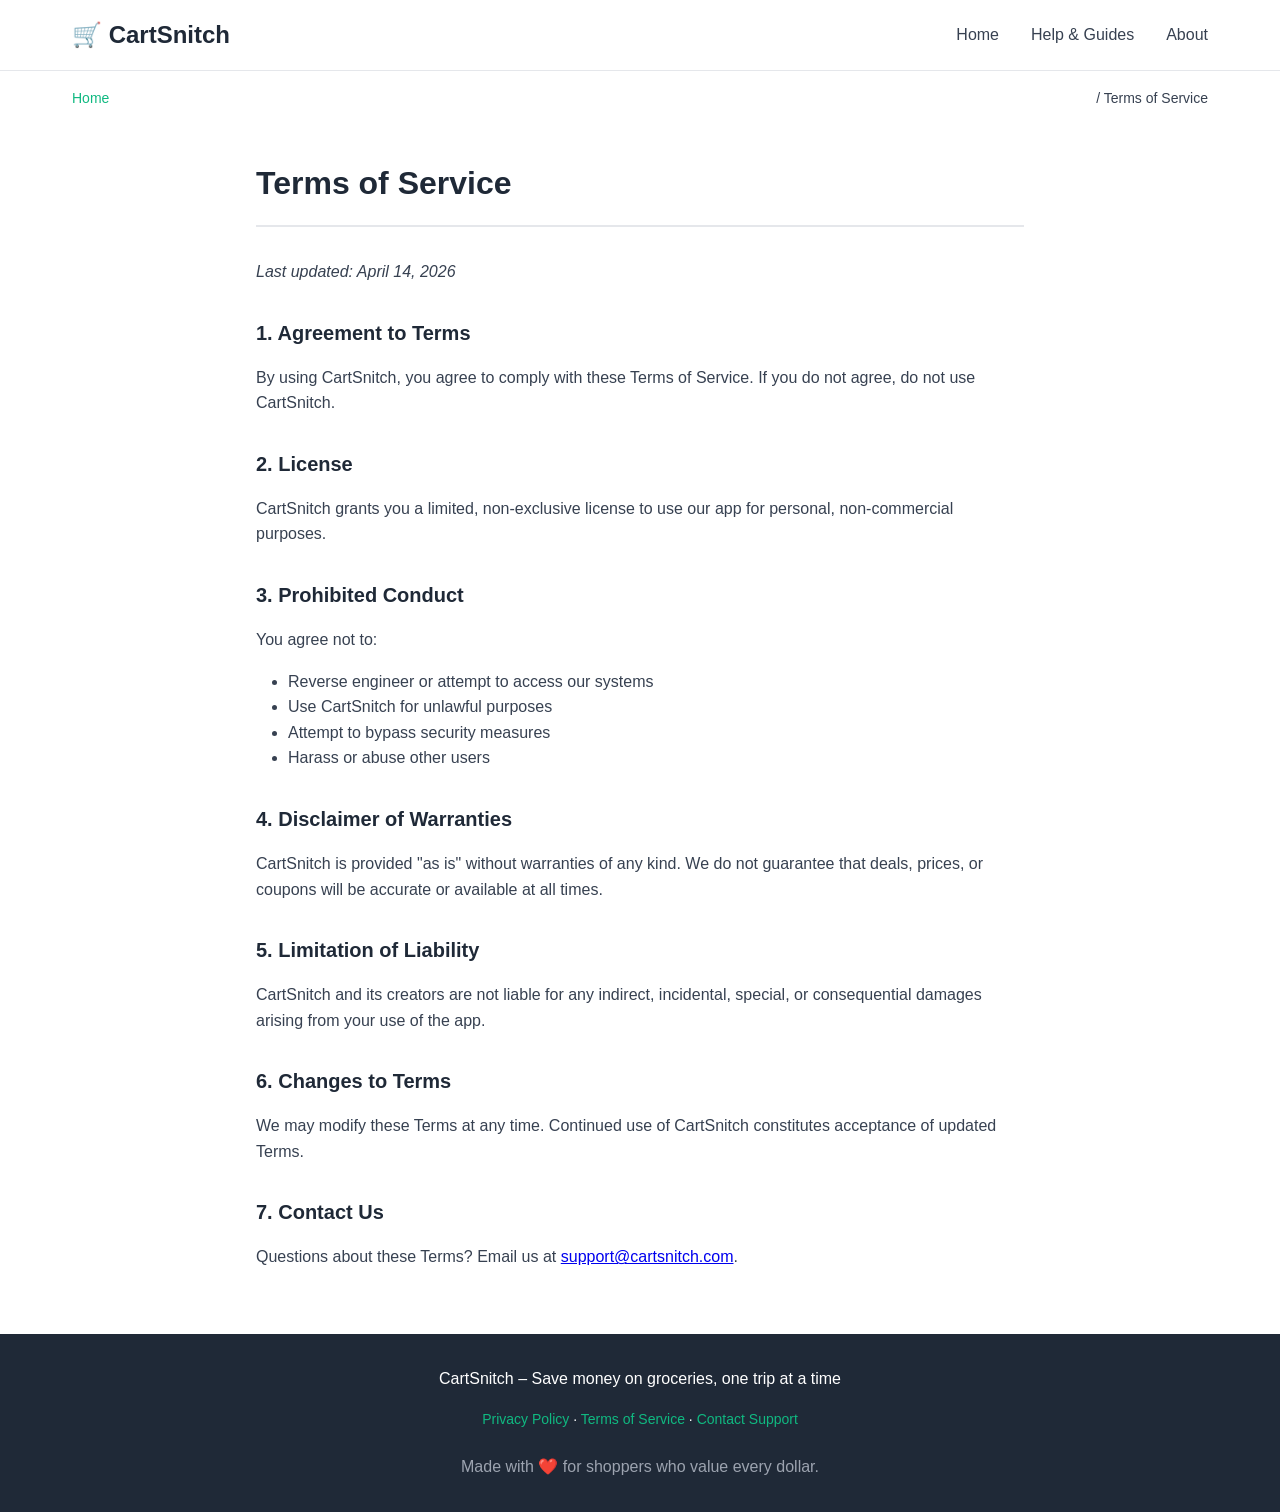
<file: docs/terms.html>
<!DOCTYPE html>
<html lang="en">
<head>
  <meta charset="UTF-8">
  <meta name="viewport" content="width=device-width, initial-scale=1.0">
  <title>Terms of Service – CartSnitch</title>
  <link rel="stylesheet" href="/css/style.css">
</head>
<body>
  <header>
    <nav>
      <a href="/" class="logo">🛒 CartSnitch</a>
      <ul class="nav-links">
        <li><a href="/">Home</a></li>
        <li><a href="/docs/">Help & Guides</a></li>
        <li><a href="/about/">About</a></li>
      </ul>
    </nav>
  </header>

  <main>
    <div class="container">
      <nav class="breadcrumb">
        <a href="/">Home</a> / Terms of Service
      </nav>

      <div class="doc-content">
        <h2>Terms of Service</h2>
        <p><em>Last updated: April 14, 2026</em></p>

        <h3>1. Agreement to Terms</h3>
        <p>By using CartSnitch, you agree to comply with these Terms of Service. If you do not agree, do not use CartSnitch.</p>

        <h3>2. License</h3>
        <p>CartSnitch grants you a limited, non-exclusive license to use our app for personal, non-commercial purposes.</p>

        <h3>3. Prohibited Conduct</h3>
        <p>You agree not to:</p>
        <ul style="margin-left: 2rem;">
          <li>Reverse engineer or attempt to access our systems</li>
          <li>Use CartSnitch for unlawful purposes</li>
          <li>Attempt to bypass security measures</li>
          <li>Harass or abuse other users</li>
        </ul>

        <h3>4. Disclaimer of Warranties</h3>
        <p>CartSnitch is provided "as is" without warranties of any kind. We do not guarantee that deals, prices, or coupons will be accurate or available at all times.</p>

        <h3>5. Limitation of Liability</h3>
        <p>CartSnitch and its creators are not liable for any indirect, incidental, special, or consequential damages arising from your use of the app.</p>

        <h3>6. Changes to Terms</h3>
        <p>We may modify these Terms at any time. Continued use of CartSnitch constitutes acceptance of updated Terms.</p>

        <h3>7. Contact Us</h3>
        <p>Questions about these Terms? Email us at <a href="mailto:support@cartsnitch.com">support@cartsnitch.com</a>.</p>
      </div>
    </div>
  </main>

  <footer>
    <div class="container">
      <p>CartSnitch – Save money on groceries, one trip at a time</p>
      <p style="margin-top: 1rem; font-size: 0.875rem;">
        <a href="/docs/privacy/">Privacy Policy</a> · 
        <a href="/docs/terms/">Terms of Service</a> · 
        <a href="mailto:support@cartsnitch.com">Contact Support</a>
      </p>
      <p style="margin-top: 1.5rem; color: #9ca3af;">Made with ❤️ for shoppers who value every dollar.</p>
    </div>
  </footer>
</body>
</html>
</file>
<file: css/style.css>
:root {
  --primary: #10b981;
  --dark: #1f2937;
  --light: #f9fafb;
  --text: #374151;
  --border: #e5e7eb;
}

* {
  margin: 0;
  padding: 0;
  box-sizing: border-box;
}

body {
  font-family: -apple-system, BlinkMacSystemFont, "Segoe UI", Roboto, "Helvetica Neue", Arial, sans-serif;
  line-height: 1.6;
  color: var(--text);
  background: white;
}

html {
  scroll-behavior: smooth;
}

header {
  background: white;
  border-bottom: 1px solid var(--border);
  position: sticky;
  top: 0;
  z-index: 100;
}

nav {
  max-width: 1200px;
  margin: 0 auto;
  padding: 1rem 2rem;
  display: flex;
  justify-content: space-between;
  align-items: center;
}

.logo {
  font-size: 1.5rem;
  font-weight: 700;
  color: var(--dark);
  text-decoration: none;
}

.nav-links {
  display: flex;
  gap: 2rem;
  list-style: none;
}

.nav-links a {
  color: var(--text);
  text-decoration: none;
  font-weight: 500;
  transition: color 0.2s;
}

.nav-links a:hover {
  color: var(--primary);
}

.container {
  max-width: 1200px;
  margin: 0 auto;
  padding: 0 2rem;
}

.hero {
  background: linear-gradient(135deg, var(--primary) 0%, #059669 100%);
  color: white;
  padding: 6rem 2rem;
  text-align: center;
  margin-bottom: 3rem;
}

.hero h1 {
  font-size: 3rem;
  margin-bottom: 1rem;
  line-height: 1.2;
}

.hero p {
  font-size: 1.25rem;
  margin-bottom: 2rem;
  opacity: 0.95;
}

.cta-button {
  display: inline-block;
  background: white;
  color: var(--primary);
  padding: 0.75rem 2rem;
  border-radius: 0.5rem;
  text-decoration: none;
  font-weight: 600;
  transition: all 0.2s;
  border: none;
  cursor: pointer;
  font-size: 1rem;
}

.cta-button:hover {
  transform: translateY(-2px);
  box-shadow: 0 10px 20px rgba(0, 0, 0, 0.1);
}

.cta-button.secondary {
  background: transparent;
  color: white;
  border: 2px solid white;
  margin-left: 1rem;
}

.cta-button.secondary:hover {
  background: white;
  color: var(--primary);
}

section {
  padding: 3rem 0;
}

h2 {
  font-size: 2rem;
  margin-bottom: 2rem;
  color: var(--dark);
  text-align: center;
}

h3 {
  font-size: 1.25rem;
  margin-bottom: 1rem;
  color: var(--dark);
}

.features {
  display: grid;
  grid-template-columns: repeat(auto-fit, minmax(300px, 1fr));
  gap: 2rem;
  margin-bottom: 3rem;
}

.feature {
  padding: 2rem;
  background: var(--light);
  border-radius: 0.5rem;
  border-left: 4px solid var(--primary);
}

.feature h3 {
  color: var(--primary);
}

.benefits {
  background: var(--light);
  padding: 3rem 2rem;
  border-radius: 0.5rem;
}

.benefits li {
  margin-bottom: 1rem;
  margin-left: 2rem;
}

.benefits strong {
  color: var(--dark);
}

footer {
  background: var(--dark);
  color: white;
  padding: 2rem;
  text-align: center;
  margin-top: 4rem;
}

footer a {
  color: var(--primary);
  text-decoration: none;
}

footer a:hover {
  text-decoration: underline;
}

.breadcrumb {
  padding: 1rem 0;
  font-size: 0.875rem;
  color: var(--text);
}

.breadcrumb a {
  color: var(--primary);
  text-decoration: none;
}

.breadcrumb a:hover {
  text-decoration: underline;
}

.doc-content {
  max-width: 800px;
  margin: 2rem auto;
  padding: 0 1rem;
}

.doc-content h2 {
  text-align: left;
  border-bottom: 2px solid var(--border);
  padding-bottom: 1rem;
}

.doc-content h3 {
  text-align: left;
  margin-top: 2rem;
}

.doc-content p {
  margin-bottom: 1rem;
}

.doc-content code {
  background: var(--light);
  padding: 0.2rem 0.4rem;
  border-radius: 0.25rem;
  font-family: "Courier New", monospace;
}

.doc-content pre {
  background: var(--dark);
  color: #e0e0e0;
  padding: 1rem;
  border-radius: 0.5rem;
  overflow-x: auto;
  margin-bottom: 1rem;
}

.doc-toc {
  background: var(--light);
  padding: 1.5rem;
  border-radius: 0.5rem;
  margin-bottom: 2rem;
}

.doc-toc h4 {
  margin-bottom: 1rem;
  color: var(--dark);
}

.doc-toc ul {
  list-style: none;
}

.doc-toc a {
  color: var(--primary);
  text-decoration: none;
}

.doc-toc a:hover {
  text-decoration: underline;
}

@media (max-width: 768px) {
  .hero h1 {
    font-size: 2rem;
  }

  .cta-button.secondary {
    display: block;
    margin-left: 0;
    margin-top: 1rem;
  }

  .nav-links {
    display: none;
  }
}
</file>
